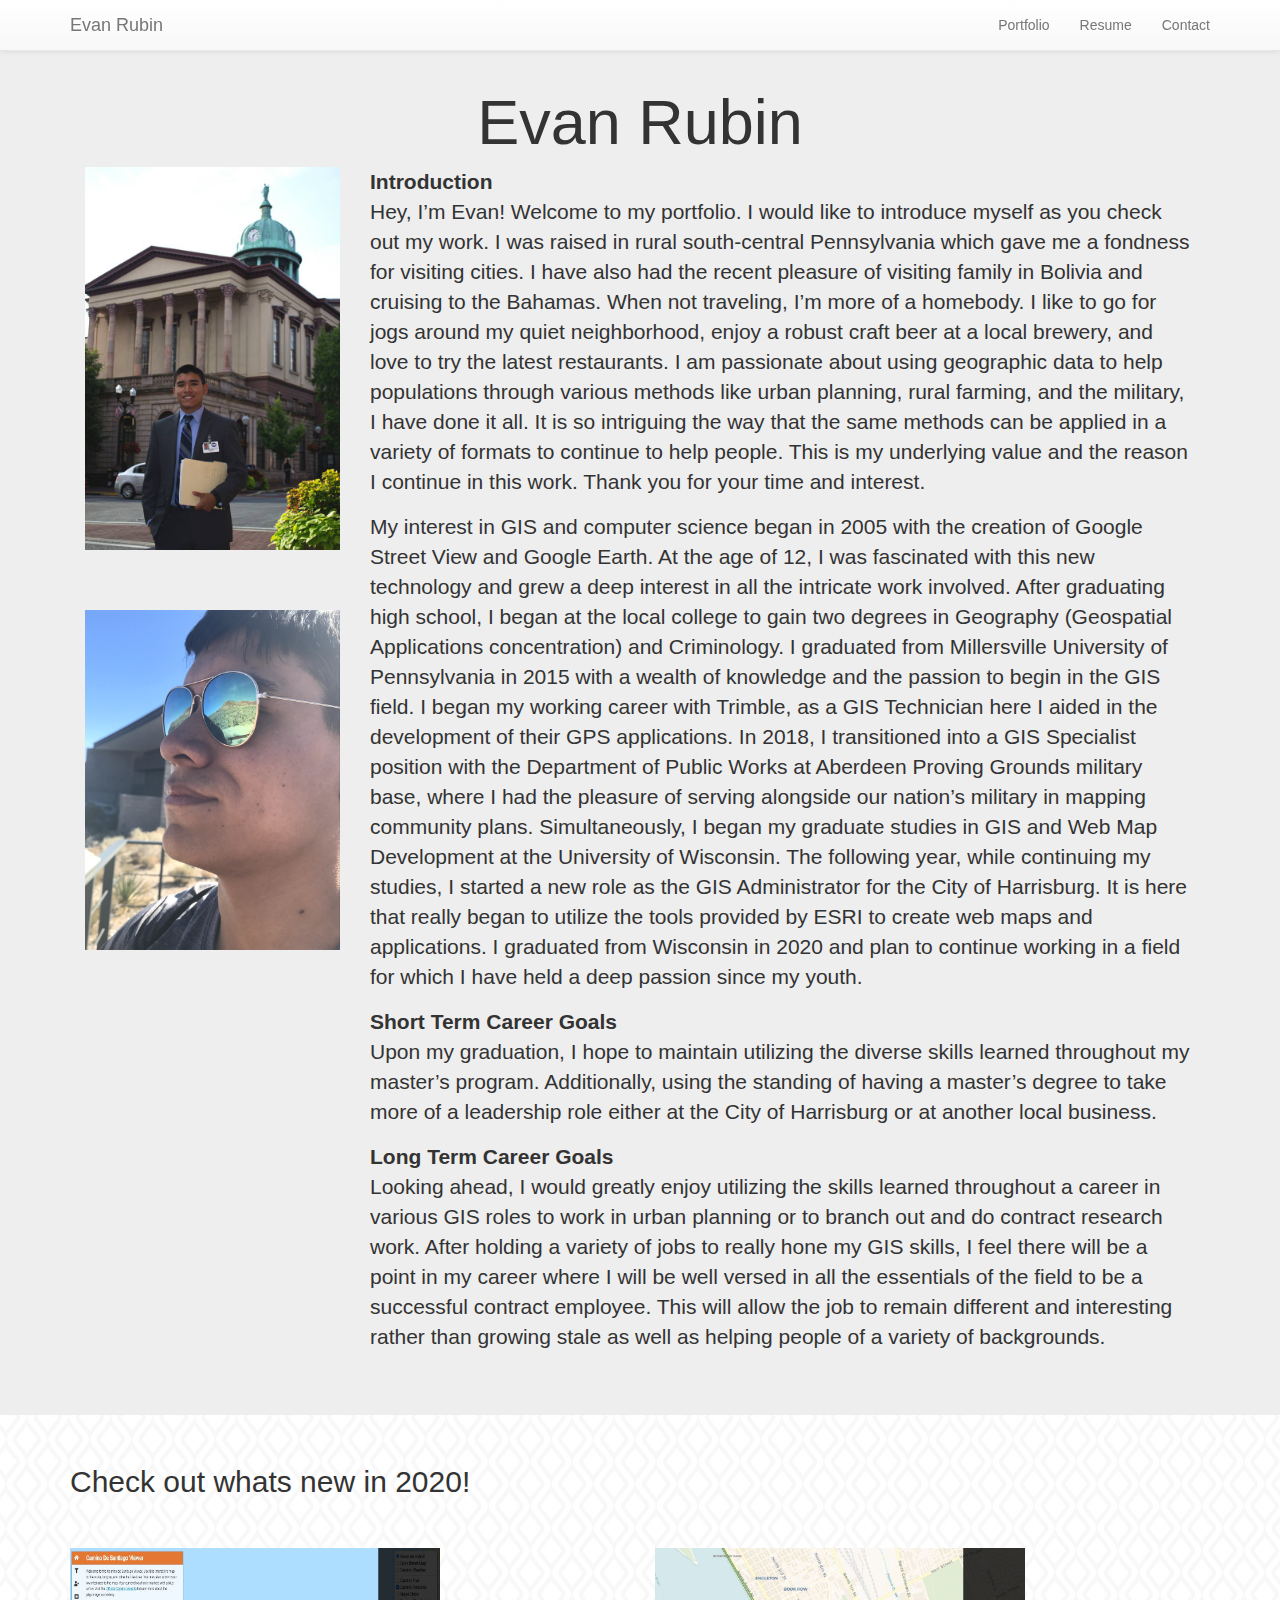
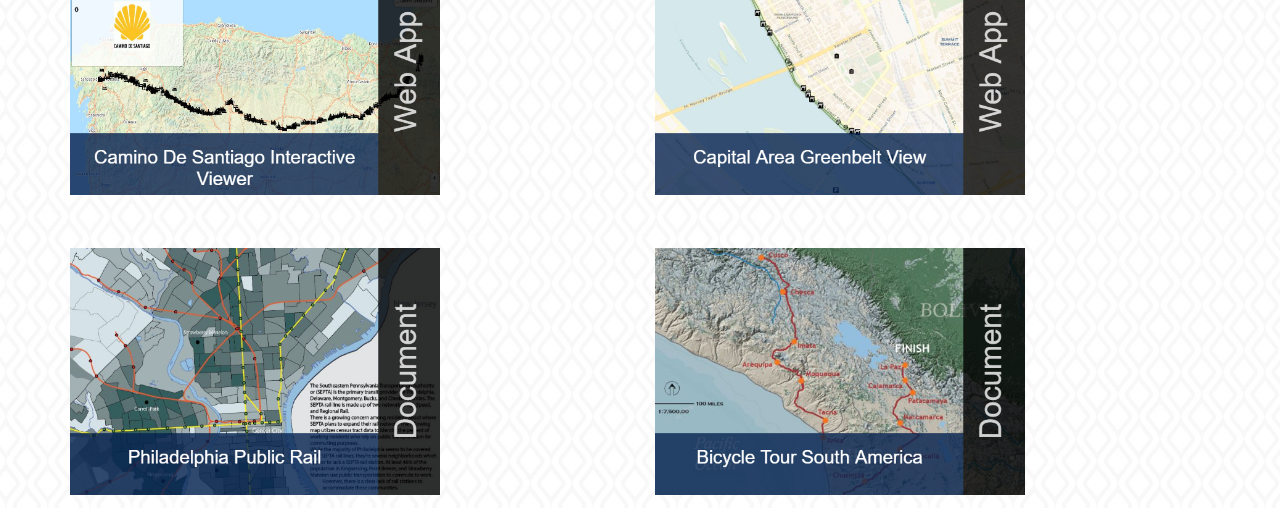
<file: emrubin2.github.io-master/index.html>
<!DOCTYPE html>
<html lang="en">
    <head>
        <meta charset="utf-8">
        <meta name="viewport" content="width=device-width, initial-scale=1"/>
        <meta name="keywords" content="maps, cartography"/>
        <title>Evan Rubin </title>
        
        <!--bootstrap stylesheets links below this comment and above style.css-->
        <link rel="stylesheet" href="css/bootstrap.min.css">
        <link rel="stylesheet" href="css/bootstrap-theme.min.css">
        <link rel="stylesheet" hred="css/style.css">
    </head>
   

    <style>  
    body{
        background-image: url(assets/background_diamond.jpg)
    }
    
    </style>
        <nav class="navbar navbar-default navbar-fixed-top"> <!--Creates the navbar-->
            <div class="container">
                <div class="navbar-header"> <!--Creates the navbar header-->
                        <button type="button" class="navbar-toggle collapsed" data-toggle="collapse"data-target="#navbar" aria-expanded="false" aria-controls="navbar">
                            <span class="sr-only"> Toggle navigation</span> <!--used for screen readers accessibility -->
                            <span class="glyphicon glyphicon-menu-hamburger"></span>
                            <span class="menu"> Menu </span>
                        </button><!--hamburger icon for mobile devices-->
                        <a class="navbar-brand" href="#">Evan Rubin</a> <!--Your website homepage-->                  
                </div>
                
                <div id="navbar" class="collapse navbar-collapse"> <!--links to include in navbar-->
                    <ul class="nav navbar-nav navbar-right"> 
                        <li><a href="portfolio.html">Portfolio</a></li>
                        <li><a href="resume.html">Resume</a></li>
                        <li><a href="contact.html">Contact</a></li>
                    </ul>   
                </div> <!-- end. navbar-collagepse -->
            </div> <!end.container-->
        </nav> <! end navigation bar -->
    
        
        
    <div class="jumbotron">
			<div class="container">
                <br>
                <h1><center>Evan Rubin </center></h1>
				
       <div class="container">
			<div class="row">
				<div class="col-md-3 col-md-offset-0 col-sm-3 col-sm-offset-0 col-xs-6 col-xs-offset-3">
					<img src="assets/rubin_profile.jpg" alt="rubin profile" class="img-responsive center-block" id="rubin_profile" />
                    <br>
                    <br>
                    <br>
                    <img src="assets/IMG_1336.heic" alt="rubin profile" class="img-responsive center-block" id="rubin_profile" />
                </div>
				<div class="col-md-9 col-md-offset-0 col-sm-9 col-sm-offset-0 col-xs-10 col-xs-offset-1">
						
						<p>
							<b>Introduction</b><br>Hey, I’m Evan! Welcome to my portfolio. I would like to introduce myself as you check out my work. I was raised in rural south-central Pennsylvania which gave me a fondness for visiting cities. I have also had the recent pleasure of visiting family in Bolivia and cruising to the Bahamas. When not traveling, I’m more of a homebody. I like to go for jogs around my quiet neighborhood, enjoy a robust craft beer at a local brewery, and love to try the latest restaurants. I am passionate about using geographic data to help populations through various methods like urban planning, rural farming, and the military, I have done it all. It is so intriguing the way that the same methods can be applied in a variety of formats to continue to help people. This is my underlying value and the reason I continue in this work. Thank you for your time and interest.  
						</p>
						<p>
							My interest in GIS and computer science began in 2005 with the creation of Google Street View and Google Earth. At the age of 12, I was fascinated with this new technology and grew a deep interest in all the intricate work involved. After graduating high school, I began at the local college to gain two degrees in Geography (Geospatial Applications concentration) and Criminology. I graduated from Millersville University of Pennsylvania in 2015 with a wealth of knowledge and the passion to begin in the GIS field. I began my working career with Trimble, as a GIS Technician here I aided in the development of their GPS applications. In 2018, I transitioned into a GIS Specialist position with the Department of Public Works at Aberdeen Proving Grounds military base, where I had the pleasure of serving alongside our nation’s military in mapping community plans. Simultaneously, I began my graduate studies in GIS and Web Map Development at the University of Wisconsin. The following year, while continuing my studies, I started a new role as the GIS Administrator for the City of Harrisburg. It is here that really began to utilize the tools provided by ESRI to create web maps and applications. I graduated from Wisconsin in 2020 and plan to continue working in a field for which I have held a deep passion since my youth. 
						</p>
						<p>
							<b>Short Term Career Goals</b><br>Upon my graduation, I hope to maintain utilizing the diverse skills learned throughout my master’s program. Additionally, using the standing of having a master’s degree to take more of a leadership role either at the City of Harrisburg or at another local business. 
						</p>
                        <p> 
                        </p>
                        <p>
                            <b>Long Term Career Goals</b><br>  Looking ahead, I would greatly enjoy utilizing the skills learned throughout a career in various GIS roles to work in urban planning or to branch out and do contract research work. After holding a variety of jobs to really hone my GIS skills, I feel there will be a point in my career where I will be well versed in all the essentials of the field to be a successful contract employee. This will allow the job to remain different and interesting rather than growing stale as well as helping people of a variety of backgrounds.    
                    
                    
                        </p>    
                
                        
				</div>
			</div>
		</div>        
                
        </div>
		</div>
		<div class="container">
            <h2>Check out whats new in 2020!</h2>
            <br>
            <br>
            <div class="row">
				<div class="col-md-6">
					<div class="portfolio-thumbnail">
						<a href="https://youtu.be/afbJZiM1SJ0">
                            <figure class="img-hover"><img src="assets/camino_thumbnail.png" alt="" class="img-responsive center-block" id="rubin_profile" /></figure>
						</a>
					</div>
				</div>
				<div class="col-md-6">
					<div class="portfolio-thumbnail">
						<a href="https://youtu.be/wpm1RqOCDXo">
                            <figure class="img-hover"><img src="assets/greenbelt_thumbnail.png" alt="" class="img-responsive center-block" id="rubin_profile" /></figure>
						</a><br><br>
					</div>
				</div>
			</div>
            <br>
            <br>
			<div class="row">
				<div class="col-md-6">
					<div class="portfolio-thumbnail">
						<a href="philly_map.html">
                            <figure class="img-hover"><img src="assets/philadelphia_public_rail_thumb.png" alt="" class="img-responsive center-block" id="rubin_profile" /></figure>
						</a>
					</div>
				</div>
				<div class="col-xs-6">
					<div class="portfolio-thumbnail">
						<a href="bike_map.html">
                            <figure class="img-hover"><img src="assets/bike_tour_thumb.png" alt="" class="img-responsive center-block" id="rubin_profile" /></figure>
						</a><br><br>
					</div>
				</div>
			</div>
		</div>

		<!--put your external script links here-->
		<script type="text/javascript" src="lib/jquery-3.3.1.min.js"></script>
        <script type="text/javascript" src="lib/bootstrap.min.js"></script>
	
        
    
</html>
</file>
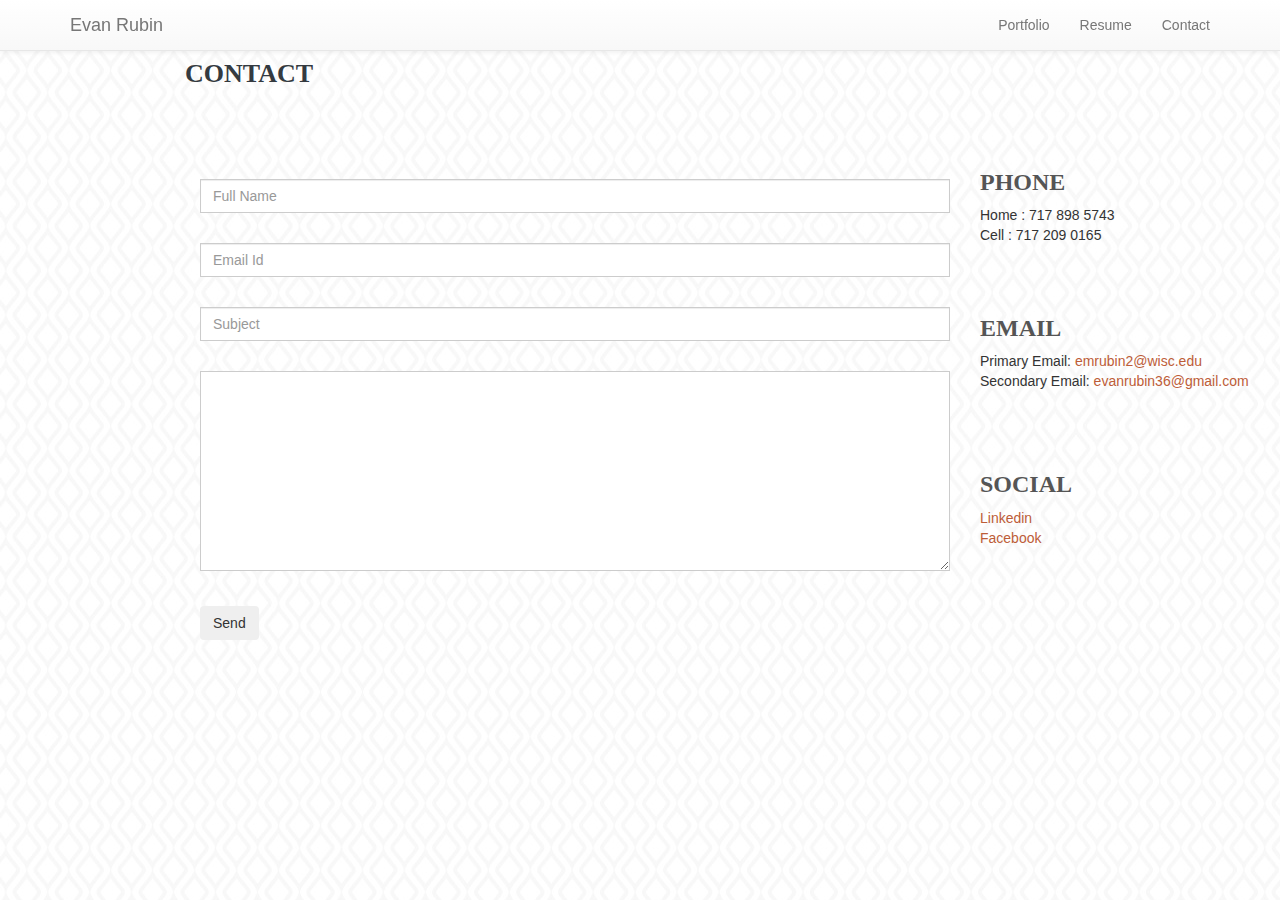
<file: emrubin2.github.io-master/contact.html>
<!DOCTYPE html>
<html lang="en">
	<head>
		<meta charset="utf-8">
		<meta name="viewport" content="width=device-width, initial-scale=1">
		<title>Evan Rubin</title>
		<!-- <link href='https://fonts.googleapis.com/css?family=Montserrat:400,700' rel='stylesheet' type='text/css'> -->

		<!--put your Bootstrap stylesheet links below this comment and above style.css-->
		<link rel="stylesheet" href="css/bootstrap.min.css">
		<link rel="stylesheet" href="css/bootstrap-theme.min.css">
		<link rel="stylesheet" href="css/style.css">
		<!--[if IE<9]>
			<link rel="stylesheet" href="css/style.ie.css">
		<![endif]-->
	</head>

	<body>
		<nav class="navbar navbar-default navbar-fixed-top"> <!-- Create the navbar -->
      <div class="container">
        <div class="navbar-header"> <!-- Create the navbar -->
          <button type="button" class="navbar-toggle collapsed" data-toggle="collapse" data-target="#navbar" aria-expanded="false" aria-controls="navbar">
            <span class="sr-only">Toggle navigation</span>
						<span class="glyphicon glyphicon-menu-hamburger"></span><span class="mobile-menu"> Menu</span>
		      </button> <!-- Hamburger button for smaller devices -->
					<a class="navbar-brand" href="index.html">Evan Rubin</a> <!-- Brand -->
		    </div>
            <div id="navbar" class="collapse navbar-collapse"> <!--links to include in navbar-->
                <ul class="nav navbar-nav navbar-right"> <!--Unordered list for links on navbar-->
                    <li><a href="portfolio.html">Portfolio</a></li>
                    <li><a href="resume.html">Resume</a></li>
                    <li><a href="contact.html">Contact</a></li>
                </ul>   
            </div>
		    
		  </div> <!--/.container -->
		</nav> <!--/navigation bar -->
<style>  
    body{
        background-image: url(assets/background_diamond.jpg)
    }
    
    </style>
      <div class="container"><br><br>
          <h2>Contact</h2>
          <div class="heading-border-light"></div>
        
        <div class="container">
        <div class="row" id="contact">
           <section class="page col-md-8">
            <div class="row con-form">
                <div class="col-md-12">
                    <input type="text" name="full-name" placeholder="Full Name" class="form-control">
                </div>
                <div class="col-md-12">
                    <input type="text" name="email" placeholder="Email Id" class="form-control">
                </div>
                <div class="col-md-12">
                    <input type="text" name="subject" placeholder="Subject" class="form-control"> 
                </div>
                <div class="col-md-12"><textarea name="" id=""></textarea></div>
                <div class="col-md-12 sub-but"><button class="btn btn-general btn-white" role="button">Send</button></div>
            </div>
            </section>
            <section class="col-md-4 col-sm-12 mt-5">
                <div class="contact-add contact-box-desc">
                    <h3><i class="fa fa-phone cl-atlantis fa-2x"></i>Phone</h3>
                    <p>Home : 717 898 5743 <br>Cell : 717 209 0165</p>
                </div>
                <div class="contact-mail contact-side-desc contact-box-desc">
                    <h3><i class="fa fa-envelope-o cl-atlantis fa-2x"></i>Email</h3>
                <address class="address-details-f">
                    Primary Email:<a hred="mailto:emrubin2@wisc.edu"class=""> emrubin2@wisc.edu</a><br>
                    Secondary Email:<a href="mailto:evanrubin36@gmail.com" class=""> evanrubin36@gmail.com</a>
                </address>
                
                </div>
                
                 <div class="contact-mail contact-side-desc contact-box-desc">
                    <h3><i class="fa fa-envelope-o cl-atlantis fa-2x"></i>Social</h3>
                <address class="address-details-f">
                    <a hred="https://www.linkedin.com/in/evan-rubin-40393079/"class="">Linkedin</a><br>
                    <a href="https://www.facebook.com/evan.rubin.96" class="">Facebook</a>
                </address>
                

            
            </section>
        </div>
        </div> 
        
        
        
    </div>

    


		<!--put your external script links here-->
		<script type="text/javascript" src="lib/jquery-3.3.1.min.js"></script>
		<script type="text/javascript" src="lib/bootstrap.min.js"></script>
	</body>
</html>
</file>
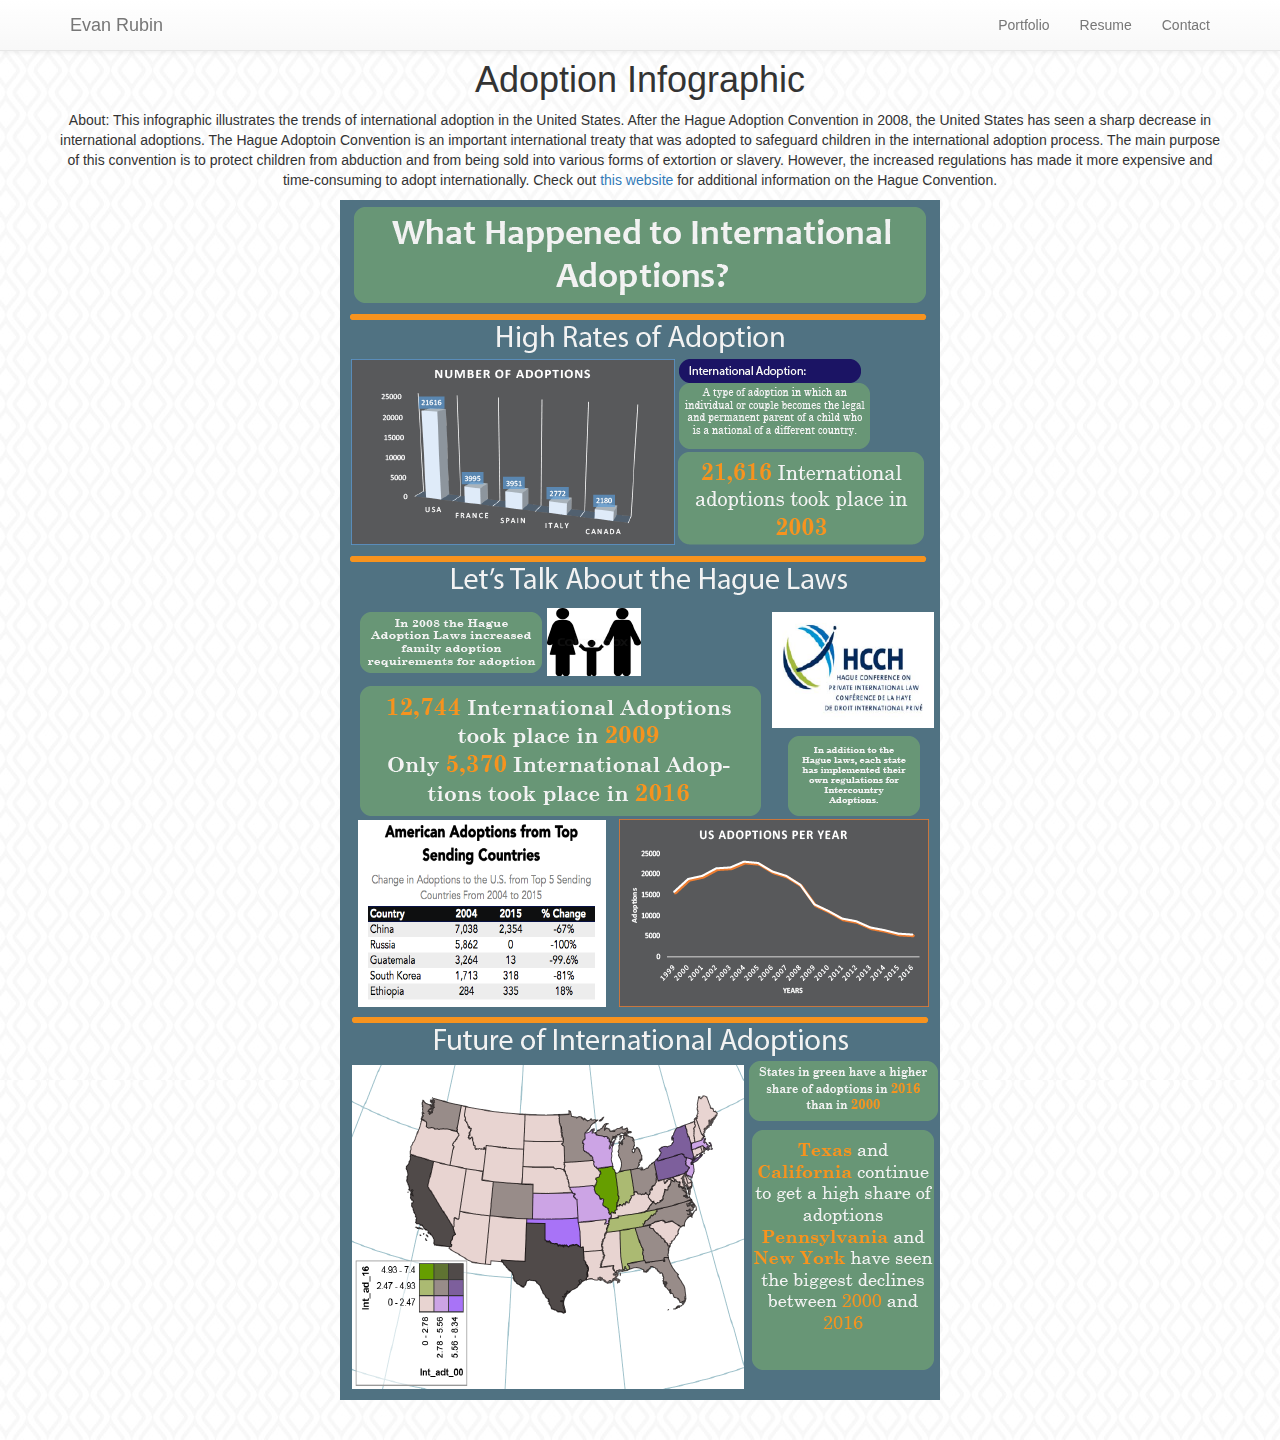
<file: emrubin2.github.io-master/infographic.html>
<!DOCTYPE html>
<html lang="en">
    <head>
        <meta charset="utf-8">
        <meta name="viewport" content="width=device-width, initial-scale=1"/>
        <meta name="keywords" content="maps, cartography"/>
        <title>Evan Rubin </title>
        
        <!--bootstrap stylesheets links below this comment and above style.css-->
        <link rel="stylesheet" href="css/bootstrap.min.css">
        <link rel="stylesheet" href="css/bootstrap-theme.min.css">
        <link rel="stylesheet" hred="css/style.css">
    </head>
   
    <body>
        <nav class="navbar navbar-default navbar-fixed-top"> <!--Creates the navbar-->
            <div class="container">
                <div class="navbar-header"> <!--Creates the navbar header-->
                        <button type="button" class="navbar-toggle collapsed" data-toggle="collapse"data-target="#navbar" aria-expanded="false" aria-controls="navbar">
                            <span class="sr-only"> Toggle navigation</span> <!--used for screen readers accessibility -->
                            <span class="glyphicon glyphicon-menu-hamburger"></span>
                            <span class="menu"> Menu </span>
                        </button><!--hamburger icon for mobile devices-->
                        <a class="navbar-brand" href="index.html">Evan Rubin</a> <!--Your website homepage-->                  
                </div>
                
                <div id="navbar" class="collapse navbar-collapse"> <!--links to include in navbar-->
                    <ul class="nav navbar-nav navbar-right"> 
                        <li><a href="portfolio.html">Portfolio</a></li>
                        <li><a href="resume.html">Resume</a></li>
                        <li><a href="contact.html">Contact</a></li>
                    </ul>   
                </div> <!-- end. navbar-collagepse -->
            </div> <!end.container-->
        </nav><br><br> <! end navigation bar -->
        
        
    <style>  
    body{
        background-image: url(assets/background_diamond.jpg)
    }
    
    </style>
        
        
        
        
        <div class="container">
        <div class="row">
            <h1><center>Adoption Infographic</center></h1>
            <p><center>
                About: This infographic illustrates the trends of international adoption in the United States. After the Hague Adoption Convention in 2008, the United States has seen a sharp decrease in international adoptions. The Hague Adoptoin Convention is an important international treaty that was adopted to safeguard children in the international adoption process. The main purpose of this convention is to protect children from abduction and from being sold into various forms of extortion or slavery. However, the increased regulations has made it more expensive and time-consuming to adopt internationally. Check out <a href="https://travel.state.gov/content/travel/en/Intercountry-Adoption/Adoption-Process/understanding-the-hague-convention/hague-adoption-process.html">this website</a> for additional information on the Hague Convention.</center></p>
            <div class="col-md-12"><img class="img-responsive center-block" src="assets/infographic_geog572lab1.png"></div>
            <div class="span4"></div>
            
        </div>	
        </div>
        <br>
        <br>
        
        
        <script type="text/javascript" src="lib/jquery-3.3.1.min.js"></script>
        <script type="text/javascript" src="lib/bootstrap.min.js"></script>
	</body>
</html>
</file>
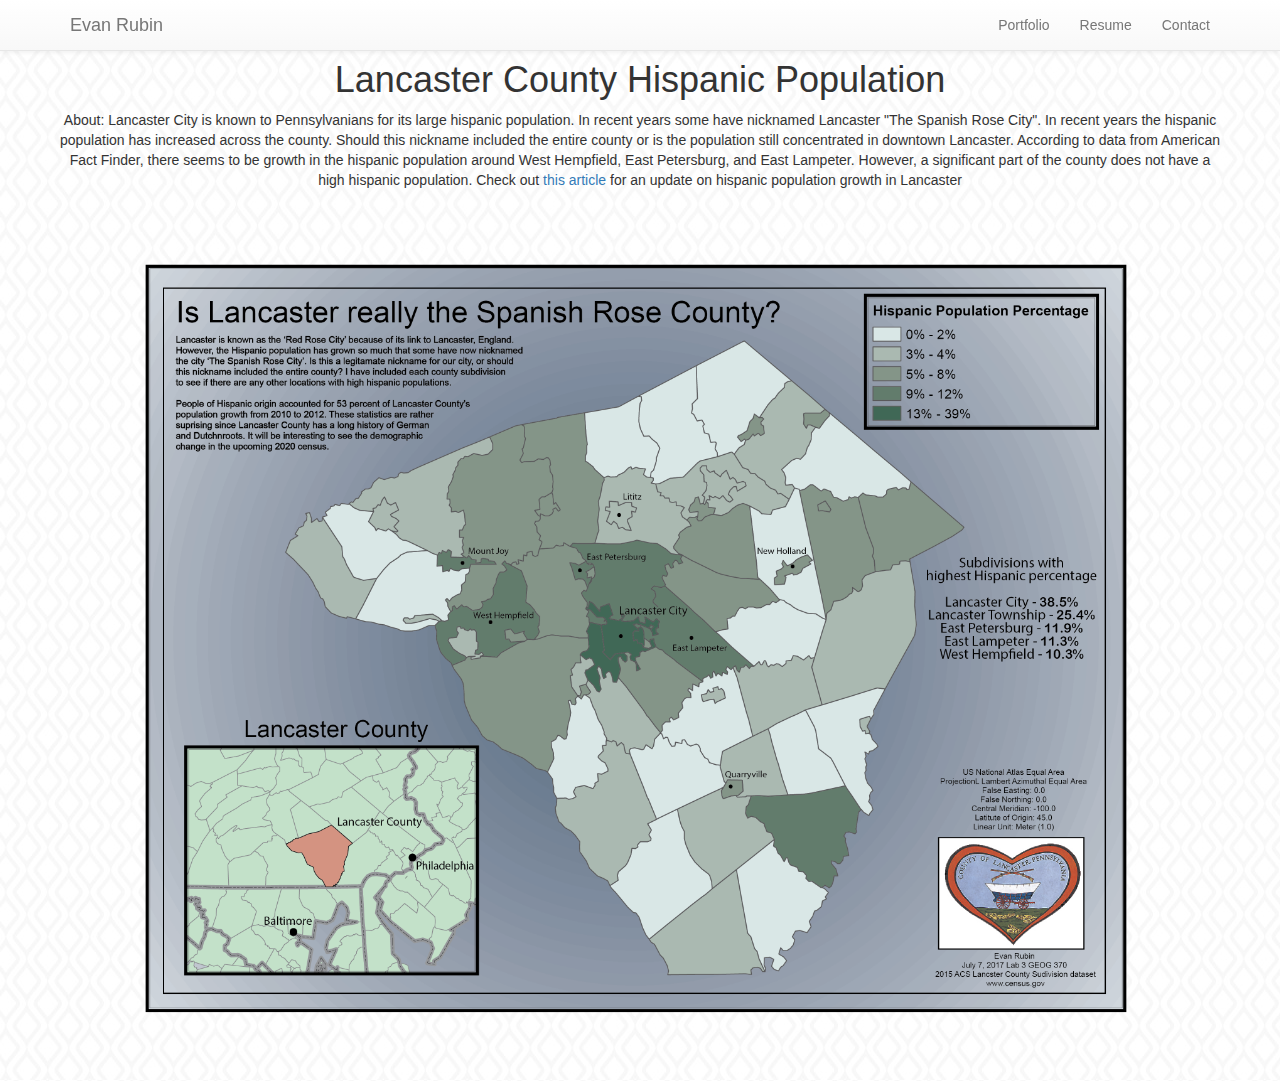
<file: emrubin2.github.io-master/lanc_hisp.html>
<!DOCTYPE html>
<html lang="en">
    <head>
        <meta charset="utf-8">
        <meta name="viewport" content="width=device-width, initial-scale=1"/>
        <meta name="keywords" content="maps, cartography"/>
        <title>Evan Rubin </title>
        
        <!--bootstrap stylesheets links below this comment and above style.css-->
        <link rel="stylesheet" href="css/bootstrap.min.css">
        <link rel="stylesheet" href="css/bootstrap-theme.min.css">
        <link rel="stylesheet" hred="css/style.css">
    </head>
   
    <body>
        <nav class="navbar navbar-default navbar-fixed-top"> <!--Creates the navbar-->
            <div class="container">
                <div class="navbar-header"> <!--Creates the navbar header-->
                        <button type="button" class="navbar-toggle collapsed" data-toggle="collapse"data-target="#navbar" aria-expanded="false" aria-controls="navbar">
                            <span class="sr-only"> Toggle navigation</span> <!--used for screen readers accessibility -->
                            <span class="glyphicon glyphicon-menu-hamburger"></span>
                            <span class="menu"> Menu </span>
                        </button><!--hamburger icon for mobile devices-->
                        <a class="navbar-brand" href="index.html">Evan Rubin</a> <!--Your website homepage-->                  
                </div>
                
                <div id="navbar" class="collapse navbar-collapse"> <!--links to include in navbar-->
                    <ul class="nav navbar-nav navbar-right"> 
                        <li><a href="portfolio.html">Portfolio</a></li>
                        <li><a href="resume.html">Resume</a></li>
                        <li><a href="contact.html">Contact</a></li>
                    </ul>   
                </div> <!-- end. navbar-collagepse -->
            </div> <!end.container-->
        </nav><br><br> <! end navigation bar -->
    
    <style>  
    body{
        background-image: url(assets/background_diamond.jpg)
    }
    
    </style>
        
        
        
        <div class="container">
        <div class="row">
            <h1><center>Lancaster County Hispanic Population</center></h1>
            <p><center>About: Lancaster City is known to Pennsylvanians for its large hispanic population. In recent years some have nicknamed Lancaster "The Spanish Rose City".
            In recent years the hispanic population has increased across the county. Should this nickname included the entire county or is the population still concentrated in downtown Lancaster. According to data from American Fact Finder, there seems to be growth in the hispanic population around West Hempfield, East Petersburg, and East Lampeter. However, a significant part of the county does not have a high hispanic population. Check out <a href= "https://lancasteronline.com/news/hispanics-driving-county-s-population-growth/article_8769d30f-3d35-586a-bc4e-5384ac0969cd.html">this article</a> for an update on hispanic population growth in Lancaster</center></p>
            <div class="col-md-12"><img class="img-responsive center-block" src="assets/lanc_hisp_map.png"></div>
            <div class="span4"></div>
        </div>	
        </div>
        
        
        
        <script type="text/javascript" src="lib/jquery-3.3.1.min.js"></script>
        <script type="text/javascript" src="lib/bootstrap.min.js"></script>
	</body>
</html>
</file>
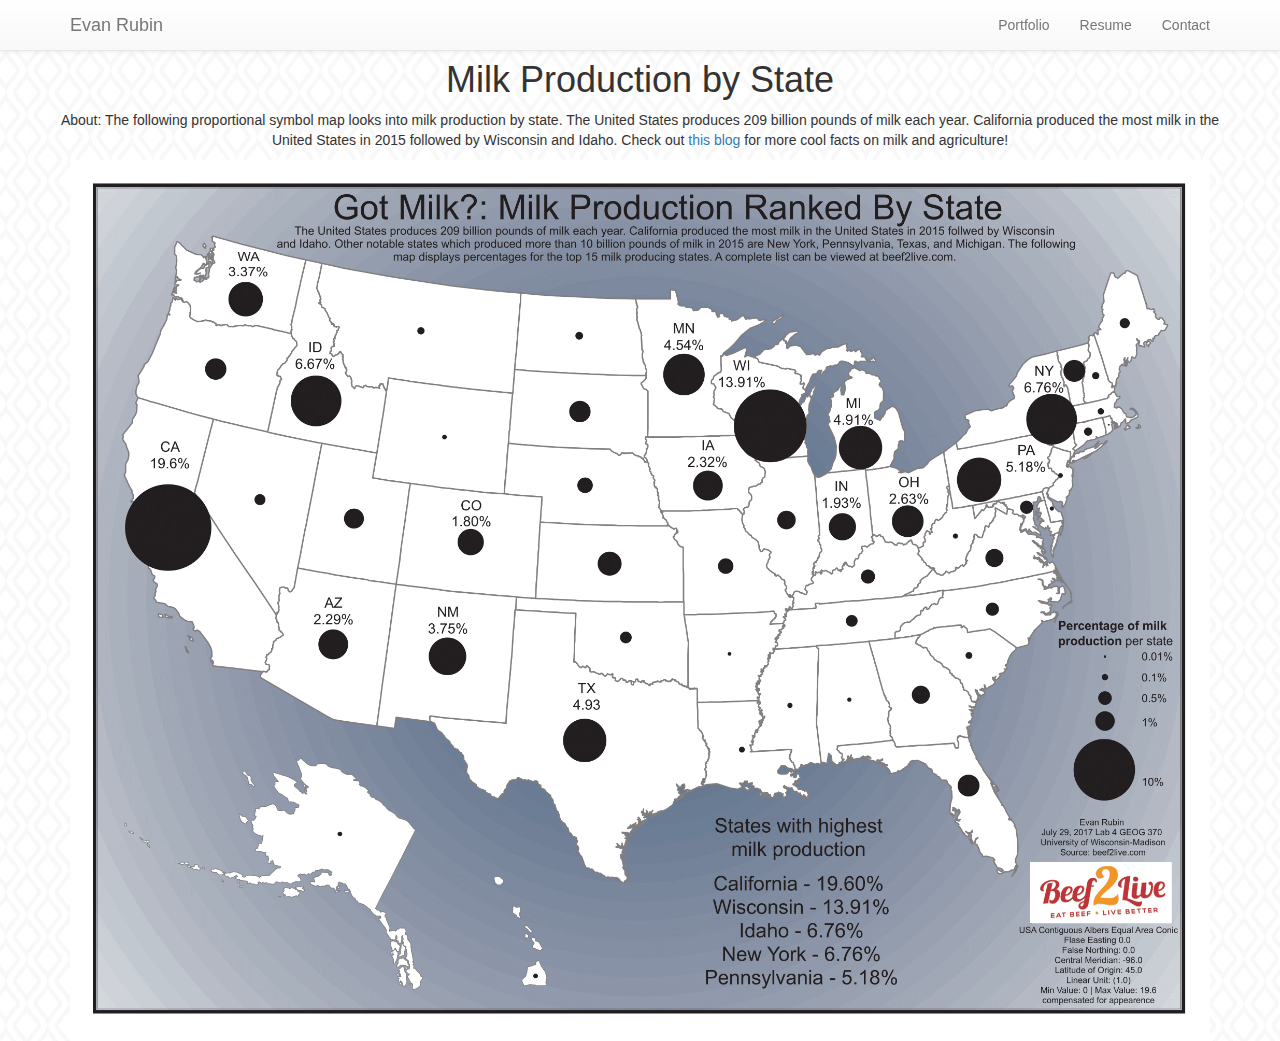
<file: emrubin2.github.io-master/milk_map.html>
<!DOCTYPE html>
<html lang="en">
    <head>
        <meta charset="utf-8">
        <meta name="viewport" content="width=device-width, initial-scale=1"/>
        <meta name="keywords" content="maps, cartography"/>
        <title>Evan Rubin </title>
        
        <!--bootstrap stylesheets links below this comment and above style.css-->
        <link rel="stylesheet" href="css/bootstrap.min.css">
        <link rel="stylesheet" href="css/bootstrap-theme.min.css">
        <link rel="stylesheet" hred="css/style.css">
    </head>
   
    <body>
        <nav class="navbar navbar-default navbar-fixed-top"> <!--Creates the navbar-->
            <div class="container">
                <div class="navbar-header"> <!--Creates the navbar header-->
                        <button type="button" class="navbar-toggle collapsed" data-toggle="collapse"data-target="#navbar" aria-expanded="false" aria-controls="navbar">
                            <span class="sr-only"> Toggle navigation</span> <!--used for screen readers accessibility -->
                            <span class="glyphicon glyphicon-menu-hamburger"></span>
                            <span class="menu"> Menu </span>
                        </button><!--hamburger icon for mobile devices-->
                        <a class="navbar-brand" href="index.html">Evan Rubin</a> <!--Your website homepage-->                  
                </div>
                
                <div id="navbar" class="collapse navbar-collapse"> <!--links to include in navbar-->
                    <ul class="nav navbar-nav navbar-right"> 
                        <li><a href="portfolio.html">Portfolio</a></li>
                        <li><a href="resume.html">Resume</a></li>
                        <li><a href="contact.html">Contact</a></li>
                    </ul>   
                </div> <!-- end. navbar-collagepse -->
            </div> <!end.container-->
        </nav><br><br> <! end navigation bar -->
    
    <style>  
    body{
        background-image: url(assets/background_diamond.jpg)
    }
    
    </style>
        
        
        
        <div class="container">
        <div class="row">
            <h1><center>Milk Production by State</center></h1>
            <p><center>About: The following proportional symbol map looks into milk production by state. The United States produces 209 billion pounds of milk each year. California produced the most milk in the United States in 2015 followed by Wisconsin and Idaho. Check out <a href="http://www.beef2live.com/">this blog</a> for more cool facts on milk and agriculture!</center></p>
            <div class="col-md-12"><img class="img-responsive center-block" src="assets/milk_map.png"></div>
            <div class="span4"></div>
        </div>	
        </div>
        
        
        <script type="text/javascript" src="lib/jquery-3.3.1.min.js"></script>
        <script type="text/javascript" src="lib/bootstrap.min.js"></script>
	</body>
</html>
</file>
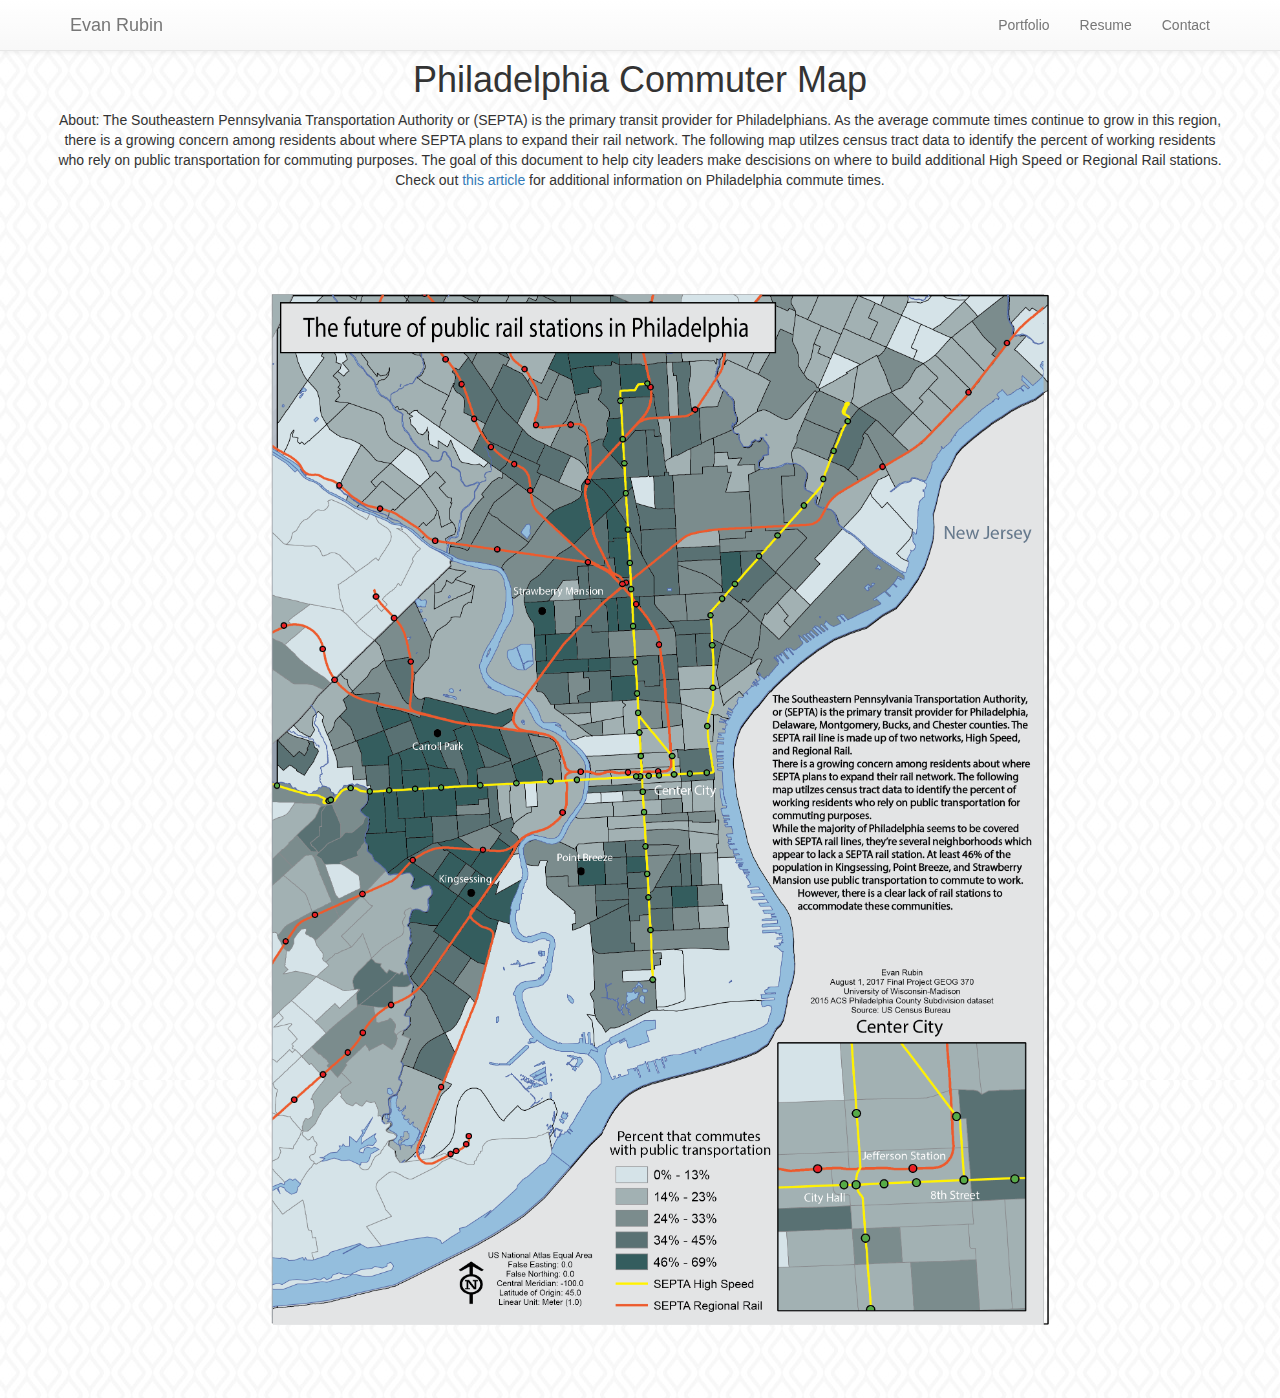
<file: emrubin2.github.io-master/philly_map.html>
<!DOCTYPE html>
<html lang="en">
    <head>
        <meta charset="utf-8">
        <meta name="viewport" content="width=device-width, initial-scale=1"/>
        <meta name="keywords" content="maps, cartography"/>
        <title>Evan Rubin </title>
        
        <!--bootstrap stylesheets links below this comment and above style.css-->
        <link rel="stylesheet" href="css/bootstrap.min.css">
        <link rel="stylesheet" href="css/bootstrap-theme.min.css">
        <link rel="stylesheet" hred="css/style.css">
    </head>
   
    <body>
        <nav class="navbar navbar-default navbar-fixed-top"> <!--Creates the navbar-->
            <div class="container">
                <div class="navbar-header"> <!--Creates the navbar header-->
                        <button type="button" class="navbar-toggle collapsed" data-toggle="collapse"data-target="#navbar" aria-expanded="false" aria-controls="navbar">
                            <span class="sr-only"> Toggle navigation</span> <!--used for screen readers accessibility -->
                            <span class="glyphicon glyphicon-menu-hamburger"></span>
                            <span class="menu"> Menu </span>
                        </button><!--hamburger icon for mobile devices-->
                        <a class="navbar-brand" href="index.html">Evan Rubin</a> <!--Your website homepage-->                  
                </div>
                
                <div id="navbar" class="collapse navbar-collapse"> <!--links to include in navbar-->
                    <ul class="nav navbar-nav navbar-right"> 
                        <li><a href="portfolio.html">Portfolio</a></li>
                        <li><a href="resume.html">Resume</a></li>
                        <li><a href="contact.html">Contact</a></li>
                    </ul>   
                </div> <!-- end. navbar-collagepse -->
            </div> <!end.container-->
        </nav><br><br> <! end navigation bar -->
    
    <style>  
    body{
        background-image: url(assets/background_diamond.jpg)
    }
    
    </style>
        
        
        <div class="container">
        <div class="row">
            <h1><center>Philadelphia Commuter Map</center></h1>
            <p><center>About: The Southeastern Pennsylvania Transportation Authority or (SEPTA) is the primary transit provider for Philadelphians. As the average commute times continue to grow in this region, there is a growing concern among residents about where SEPTA plans to expand their rail network. The following map utilzes census tract data to identify the percent of working residents who rely on public transportation for commuting purposes. The goal of this document to help city leaders make descisions on where to build additional High Speed or Regional Rail stations. Check out <a href="https://philly.curbed.com/2017/12/12/16763224/philadelphia-average-commute-times-statistics">this article</a> for additional information on Philadelphia commute times.</center></p>
            <div class="col-md-11"><img class="img-responsive center-block" src="assets/philly_commute_map.png"></div>
            <div class="span4"></div>
        </div>	
        </div>
        
        
        <script type="text/javascript" src="lib/jquery-3.3.1.min.js"></script>
        <script type="text/javascript" src="lib/bootstrap.min.js"></script>
	</body>
</html>
</file>
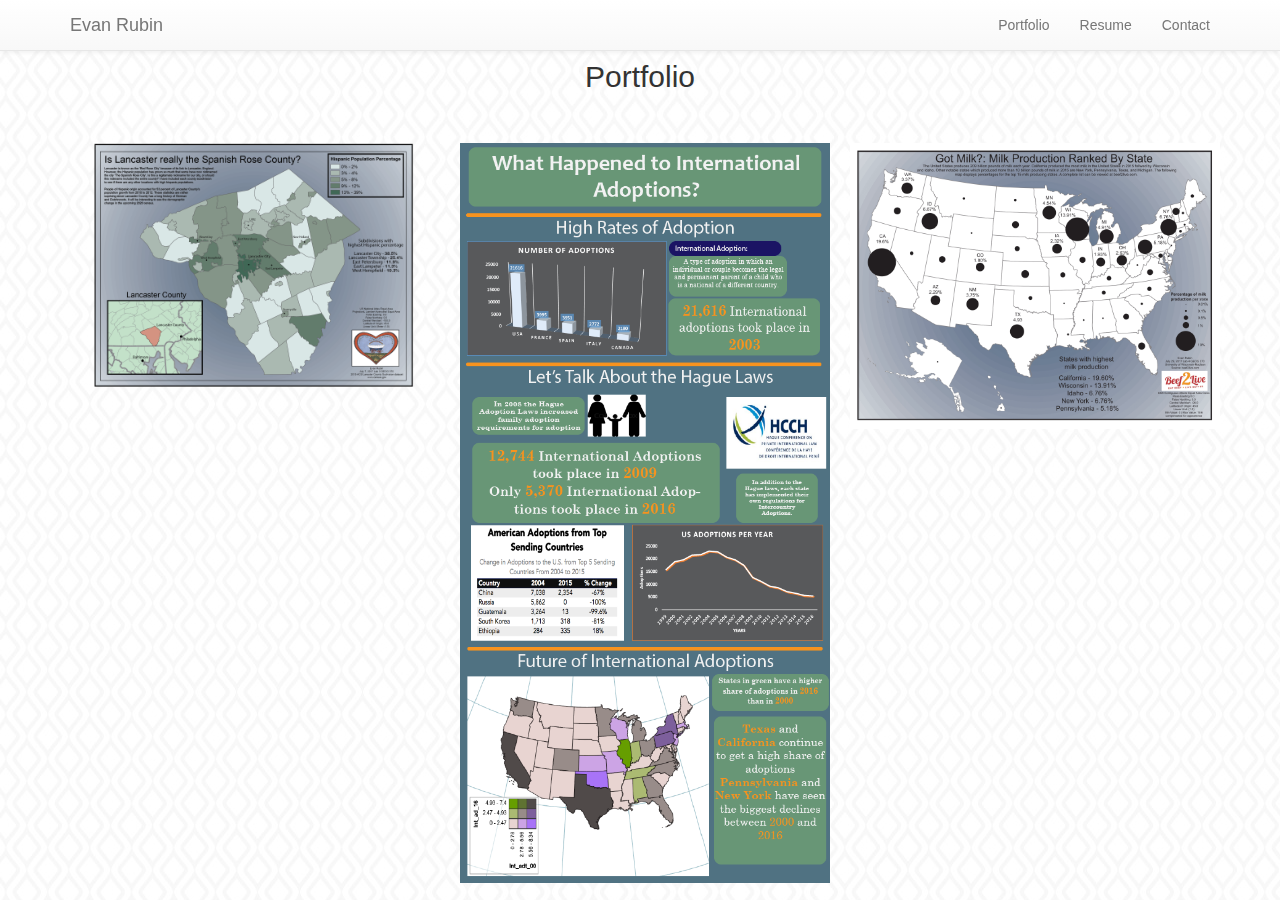
<file: emrubin2.github.io-master/portfolio.html>
<html lang="en">
    <head>
        <meta charset="utf-8">
        <meta name="viewport" content="width=device-width, initial-scale=1"/>
        <meta name="keywords" content="maps, cartography"/>
        <title>Evan Rubin </title>
        
        <!--bootstrap stylesheets links below this comment and above style.css-->
        <link rel="stylesheet" href="css/bootstrap.min.css">
        <link rel="stylesheet" href="css/bootstrap-theme.min.css">
        <link rel="stylesheet" hred="css/style.css">
    </head>
<style>  
    body{
        background-image: url(assets/background_diamond.jpg)
    }
    
    </style>
    
        <nav class="navbar navbar-default navbar-fixed-top"> <!--Creates the navbar-->
        
    
        
            <div class="container">
                <div class="navbar-header"> <!--Creates the navbar header-->
                        <button type="button" class="navbar-toggle collapsed" data-toggle="collapse"data-target="#navbar" aria-expanded="false" aria-controls="navbar">
                            <span class="sr-only"> Toggle navigation</span> <!--used for screen readers accessibility -->
                            <span class="glyphicon glyphicon-menu-hamburger"></span>
                            <span class="menu"> Menu </span>
                        </button><!--hamburger icon for mobile devices-->
                        <a class="navbar-brand" href="index.html">Evan Rubin</a> <!--Your website homepage-->                  
                </div>
                
                <div id="navbar" class="collapse navbar-collapse"> <!--links to include in navbar-->
                    <ul class="nav navbar-nav navbar-right"> 
                        <li><a href="portfolio.html">Portfolio</a></li>
                        <li><a href="resume.html">Resume</a></li>
                        <li><a href="contact.html">Contact</a></li>
                    </ul>   
                </div> <!-- end. navbar-collagepse -->
            </div> <!end.container-->
        </nav> <! end navigation bar -->
        
            
<div class="container"><br><br>
            <h2><center>Portfolio</center></h2><br>
			<div class="row">
				<div class="col-md-4 col-sm-6">
					<div class="portfolio-thumbnail">
						<a href="lanc_hisp.html">
                            <figure class="img-hover"><img src="assets/lanc_hisp_map.png" alt="" class="img-responsive center-block" id="rubin_profile" /></figure>
                        
						</a>
                        
					</div>
				</div>
                <br>
				<div class="col-md-4 col-sm-6">
					<div class="portfolio-thumbnail">
						<a href="infographic.html">
                            <figure class="img-hover"><img src="assets/infographic_geog572lab1.png" alt="" class="img-responsive center-block" id="rubin_profile" /></figure>
						</a>
					</div>
				</div>
				<div class="col-md-4 col-sm-6">
					<div class="portfolio-thumbnail">
						<a href="milk_map.html">
                            <figure class="img-hover"><img src="assets/milk_map.png" alt="" class="img-responsive center-block" id="rubin_profile" /></figure>
						</a>
                        
					</div>
				</div>
			</div>
		</div>
   


    
      
    
    
    
    
    
    
    


    
    
</html>
        <script type="text/javascript" src="lib/jquery-3.3.1.min.js"></script>
		<script type="text/javascript" src="lib/bootstrap.min.js"></script>
</file>
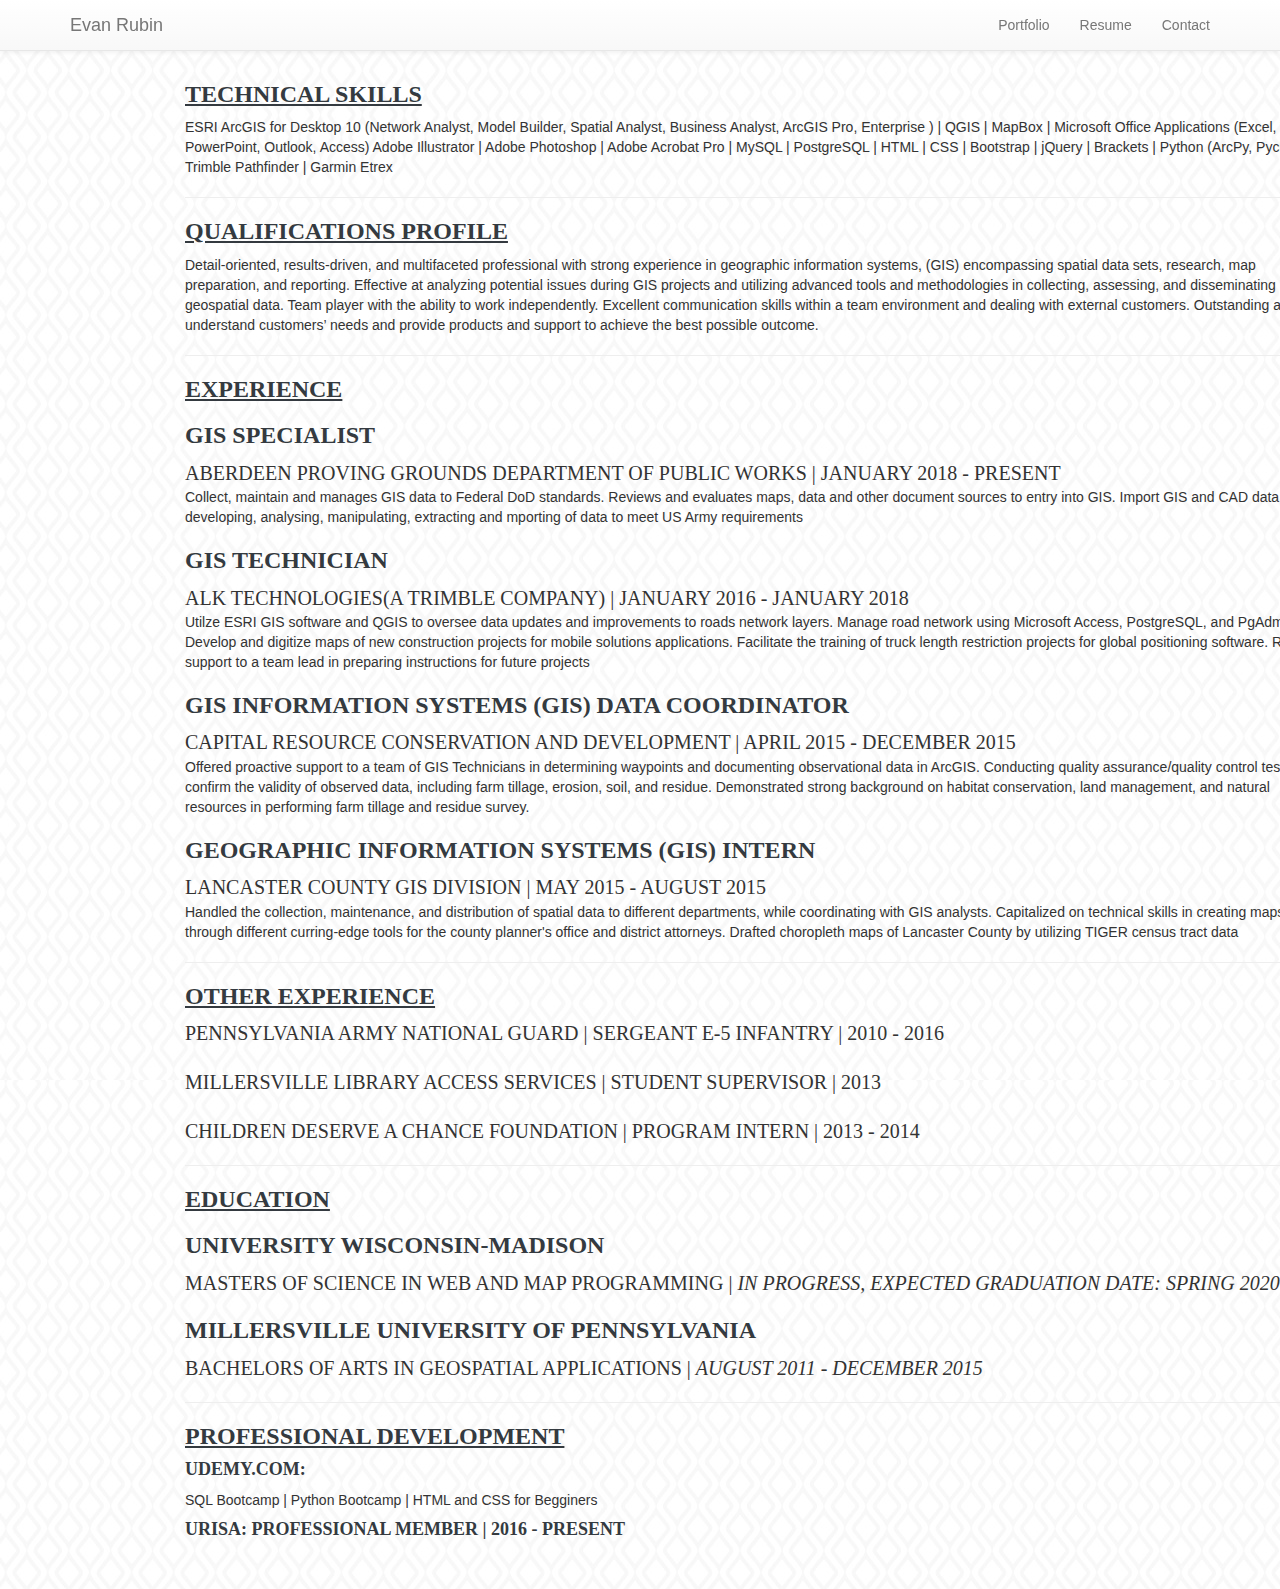
<file: emrubin2.github.io-master/resume.html>
<!DOCTYPE html>
<html lang="en">
	<head>
		<meta charset="utf-8">
		<meta name="viewport" content="width=device-width, initial-scale=1">
		<title>World of Rubin</title>
		<!-- <link href='https://fonts.googleapis.com/css?family=Montserrat:400,700' rel='stylesheet' type='text/css'> -->

		<!--put your Bootstrap stylesheet links below this comment and above style.css-->
		<link rel="stylesheet" href="css/bootstrap.min.css">
		<link rel="stylesheet" href="css/bootstrap-theme.min.css">
		<link rel="stylesheet" href="css/style.css">
		<!--[if IE<9]>
			<link rel="stylesheet" href="css/style.ie.css">
		<![endif]-->
	</head>

    <body>
    
        <nav class="navbar navbar-default navbar-fixed-top"> <!-- Create the navbar -->
        <div class="container">
        <div class="navbar-header"> <!-- Create the navbar -->
          <button type="button" class="navbar-toggle collapsed" data-toggle="collapse" data-target="#navbar" aria-expanded="false" aria-controls="navbar">
            <span class="sr-only">Toggle navigation</span>
						<span class="glyphicon glyphicon-menu-hamburger"></span><span class="mobile-menu"> Menu</span>
		      </button> <!-- Hamburger button for smaller devices -->
					<a class="navbar-brand" href="index.html">Evan Rubin</a> <!-- Brand -->
		    </div>

		    <!-- Collect the nav links, forms, and other content for toggling -->
		    <div id="navbar" class="collapse navbar-collapse">
		      <ul class="nav navbar-nav navbar-right">
                <li><a href="portfolio.html">Portfolio</a></li>
                <li><a href="resume.html">Resume</a></li>
                <li><a href="contact.html">Contact</a></li>
		      </ul>
		    </div> <!--/.navbar-collapse -->
		  </div><!--/.container -->
		
        </nav>
            
        <hr><!--/navigation bar -->
    
        <br>
        <style>  
    body{
        background-image: url(assets/background_diamond.jpg)
    }
    
    </style>
            
        <div class="container">
        
      
        <h3 class="mb-5"><u>Technical Skills</u></h3>
          <p>
            ESRI ArcGIS for Desktop 10 (Network Analyst, Model Builder, Spatial Analyst, Business Analyst, ArcGIS Pro, Enterprise ) | QGIS | MapBox | Microsoft Office Applications (Excel, Word, PowerPoint, Outlook, Access) Adobe Illustrator | Adobe Photoshop | Adobe Acrobat Pro | MySQL | PostgreSQL | HTML | CSS | Bootstrap | jQuery | Brackets | Python (ArcPy, Pycharm) | Trimble Pathfinder | Garmin Etrex
          </p>
        <hr>
            <h3 class="mb-5"><u>Qualifications Profile</u></h3>
            <p>Detail-oriented, results-driven, and multifaceted professional with strong experience in geographic information systems, (GIS) encompassing spatial data sets, research, map preparation, and reporting. Effective at analyzing potential issues during GIS projects and utilizing advanced tools and methodologies in collecting, assessing, and disseminating geospatial data. Team player with the ability to work independently. Excellent communication skills within a team environment and dealing with external customers.  Outstanding ability to understand customers’ needs and provide products and support to achieve the best possible outcome. </p>
        <hr>
            
           <section class="con">
        <div class="my-auto">
          <h3 class="mb-5"><u>Experience</u></h3>

          <div class="resume-item d-flex flex-column flex-md-row mb-5">
            <div class="resume-content mr-auto">
              <h3 class="mb-0">GIS Specialist</h3>
                <div class="subheading mb-3">Aberdeen Proving Grounds Department of Public Works | January 2018 - Present</div>
              <p>Collect, maintain and manages GIS data to Federal DoD standards. Reviews and evaluates maps, data and other document sources to entry into GIS. Import GIS and CAD data and developing, analysing, manipulating, extracting and mporting of data to meet US Army requirements</p>
            </div>
            </div>

          <div class="resume-item d-flex flex-column flex-md-row mb-5">
            <div class="resume-content mr-auto">
                <h3 class="mb-0">GIS Technician</h3>
              <div class="subheading mb-3">ALK Technologies(A Trimble Company) | January 2016 - January 2018</div>
              <p>Utilze ESRI GIS software and QGIS to oversee data updates and improvements to roads network layers. Manage road network using Microsoft Access, PostgreSQL, and PgAdmin III. Develop and digitize maps of new construction projects for mobile solutions applications. Facilitate the training of truck length restriction projects for global positioning software. Rener support to a team lead in preparing instructions for future projects</p>
            </div>
          </div>

          <div class="resume-item d-flex flex-column flex-md-row mb-5">
            <div class="resume-content mr-auto">
              <h3 class="mb-0">GIS Information Systems (GIS) Data Coordinator</h3>
              <div class="subheading mb-3">Capital Resource Conservation and Development | April 2015 - December 2015</div>
              <p>Offered proactive support to a team of GIS Technicians in determining waypoints and documenting observational data in ArcGIS. Conducting quality assurance/quality control test to confirm the validity of observed data, including farm tillage, erosion, soil, and residue. Demonstrated strong background on habitat conservation, land management, and natural resources in performing farm tillage and residue survey.</p>
            </div>
          </div>

          <div class="resume-item d-flex flex-column flex-md-row">
            <div class="resume-content mr-auto">
              <h3 class="mb-0">Geographic Information Systems (GIS) Intern</h3>
              <div class="subheading mb-3">Lancaster County GIS Division | May 2015 - August 2015</div>
              <p>Handled the collection, maintenance, and distribution of spatial data to different departments, while coordinating with GIS analysts. Capitalized on technical skills in creating maps through different curring-edge tools for the county planner's office and district attorneys. Drafted choropleth maps of Lancaster County by utilizing TIGER census tract data</p>
            </div>
          </div>
        </div>
        <hr>
            <div class="resume-item d-flex flex-column flex-md-row">
            <div class="resume-content mr-auto">
              <h3 class="mb-0"><u>Other Experience</u></h3>
              <div class="subheading mb-3">Pennsylvania Army National Guard | Sergeant E-5 Infantry | 2010 - 2016</div>
            </div><br>
                
            <div>    
            <div class="subheading mb-3">Millersville Library Access Services | Student Supervisor | 2013</div>
            </div><br>
                
                
              <div>    
            <div class="subheading mb-3">Children Deserve a Chance Foundation | Program Intern | 2013 - 2014</div>
                </div>                  
            
            </div>
             
          <hr>
          <div class="my-auto">
          <h3 class="mb-5"><u>Education</u></h3>

          <div class="resume-item d-flex flex-column flex-md-row mb-5">
            <div class="resume-content mr-auto">
              <h3 class="mb-0">University Wisconsin-Madison</h3>
              <div class="subheading mb-3">Masters of Science in Web and Map Programming | <i>In Progress, Expected Graduation Date: Spring 2020</i></div>
            </div>
          </div>

          <div class="resume-item d-flex flex-column flex-md-row">
            <div class="resume-content mr-auto">
              <h3 class="mb-0">Millersville University of Pennsylvania</h3>
              <div class="subheading mb-3">Bachelors of Arts in Geospatial Applications | <i>August 2011 - December 2015</i></div>
            </div>
          </div>
        </div>
        <hr>
          <h3><u>Professional Development</u></h3>
          <h4>Udemy.com:</h4>
          
        <p>SQL Bootcamp | Python Bootcamp | HTML and CSS for Begginers</p>
        
        <h4>URISA: Professional Member | 2016 - Present </h4><br><br>
               
        </section>
        </div>
        
        
    </body>
    
        

		<!--put your external script links here-->
		<script type="text/javascript" src="lib/jquery-3.3.1.min.js"></script>
		<script type="text/javascript" src="lib/bootstrap.min.js"></script>

        
        
</html>
</file>
<file: emrubin2.github.io-master/css/style.css>
*!
 * Start Bootstrap - Resume v4.0.0-beta.2 (https://startbootstrap.com/template-overviews/resume)
 * Copyright 2013-2017 Start Bootstrap
 * Licensed under MIT (https://github.com/BlackrockDigital/startbootstrap-resume/blob/master/LICENSE)
 */
body {
  font-family: 'Open Sans', serif;
  padding-top: 54px;
  color: #868e96; }

@media (min-width: 992px) {
  body {
    padding-top: 0;
    padding-left: 17rem; } }

h1,
h2,
h3,
h4,
h5,
h6 {
  font-family: 'Saira Extra Condensed', serif;
  font-weight: 600;
  text-transform: uppercase;
  color: #343a40; }

h1 {
  font-size: 6rem;
  line-height: 5.5rem; }

h2 {
  font-size: 2.6rem; }

.subheading {
  text-transform: uppercase;
  font-weight: 500;
  font-family: 'Saira Extra Condensed', serif;
  font-size: 2rem; }

.list-social-icons a {
  color: #495057; }
  .list-social-icons a:hover {
    color: #BD5D38; }
  .list-social-icons a .fa-lg {
    font-size: 1.75rem; }

.list-icons {
  font-size: 3rem; }
  .list-icons .list-inline-item i:hover {
    color: #BD5D38; }

#sideNav .navbar-nav .nav-item .nav-link {
  font-weight: 600;
  text-transform: uppercase; }

@media (min-width: 992px) {
  #sideNav {
    text-align: center;
    position: fixed;
    top: 0;
    left: 0;
    display: flex;
    flex-direction: column;
    width: 17rem;
    height: 100vh; }
    #sideNav .navbar-brand {
      display: flex;
      margin: auto auto 0;
      padding: 0.5rem; }
      #sideNav .navbar-brand .img-profile {
        max-width: 10rem;
        max-height: 10rem;
        border: 0.5rem solid rgba(255, 255, 255, 0.2); }
    #sideNav .navbar-collapse {
      display: flex;
      align-items: flex-start;
      flex-grow: 0;
      width: 100%;
      margin-bottom: auto; }
      #sideNav .navbar-collapse .navbar-nav {
        flex-direction: column;
        width: 100%; }
        #sideNav .navbar-collapse .navbar-nav .nav-item {
          display: block; }
          #sideNav .navbar-collapse .navbar-nav .nav-item .nav-link {
            display: block; } }

section.resume-section {
  border-bottom: 1px solid #dee2e6;
  padding-top: 5rem !important;
  padding-bottom: 5rem !important; }
  section.resume-section .resume-item .resume-date {
    min-width: none; }

@media (min-width: 768px) {
  section.resume-section {
    min-height: 100vh; }
    section.resume-section .resume-item .resume-date {
      min-width: 18rem; } }

@media (min-width: 992px) {
  section.resume-section {
    padding-top: 3rem !important;
    padding-bottom: 3rem !important; } }

.bg-primary {
  background-color: #BD5D38 !important; }

.text-primary {
  color: #BD5D38 !important; }

a {
  color: #BD5D38; }
  a:hover, a:focus, a:active {
    color: #824027; }

#contact{
  padding: 50px 0;
}

#contact .contact-cont h3{
  color:#555;
  font-size: 45px;
}

#contact .contact-cont p{
  padding-right: 20px;
  font-size: 15px;
}

#contact .contact-cont2 address,
#contact .contact-cont2 address a{
  color:#666;
}
 
.con-form input {
    border-color: #ccc;
    border-radius: 0;
    color: #717171;
    margin-top: 30px; 
}

.con-form textarea {
    width: 100%; 
    height: 200px;
    margin:30px 0;
    border-color: #ccc;
    border-radius: 0;
    color: #717171;
}

.contact-side-desc{
    padding-top: 40px;
} 

.contact-box-desc h3{
  color:#555;
}

.contact-box-desc h3 i{
  color: #2196f3;
}

.social-icon-f li{
  display: inline-block;
}

.social-icon-f li i{
  height: 35px;
  width:35px;
  line-height: 35px;
  border:2px solid #2196f3;
  text-align: center;
  margin-right: 10px;
  border-radius: 50%;
}  

@media(max-width: 767px){
    #contact-p2 .con-form input{
        margin-bottom: 30px;
    }
    .con-form textarea {
        width: 100%; 
        height: 200px;
        margin:10px 0 30px 0;
        border-color: #ccc;
        border-radius: 0;
        color: #717171;
    }

    .contact-box-desc{
        text-align: center;
    }

    #contact .social-icon-f{
        text-align: center;
    }
}

@media (max-width: 575px){
    #contact .social-icon-f{
            text-align: center;
    }    
}

@media (max-width: 420px){
    #contact .social-icon-f{
            text-align: center;
    }    
}
 
.map-responsive{
    overflow:hidden;
    padding-bottom:50%;
    position:relative;
    height:0;
}

.map-responsive iframe{
    left:0;
    top:0;
    height:100%;
    width:100%;
    position:absolute;
</file>
